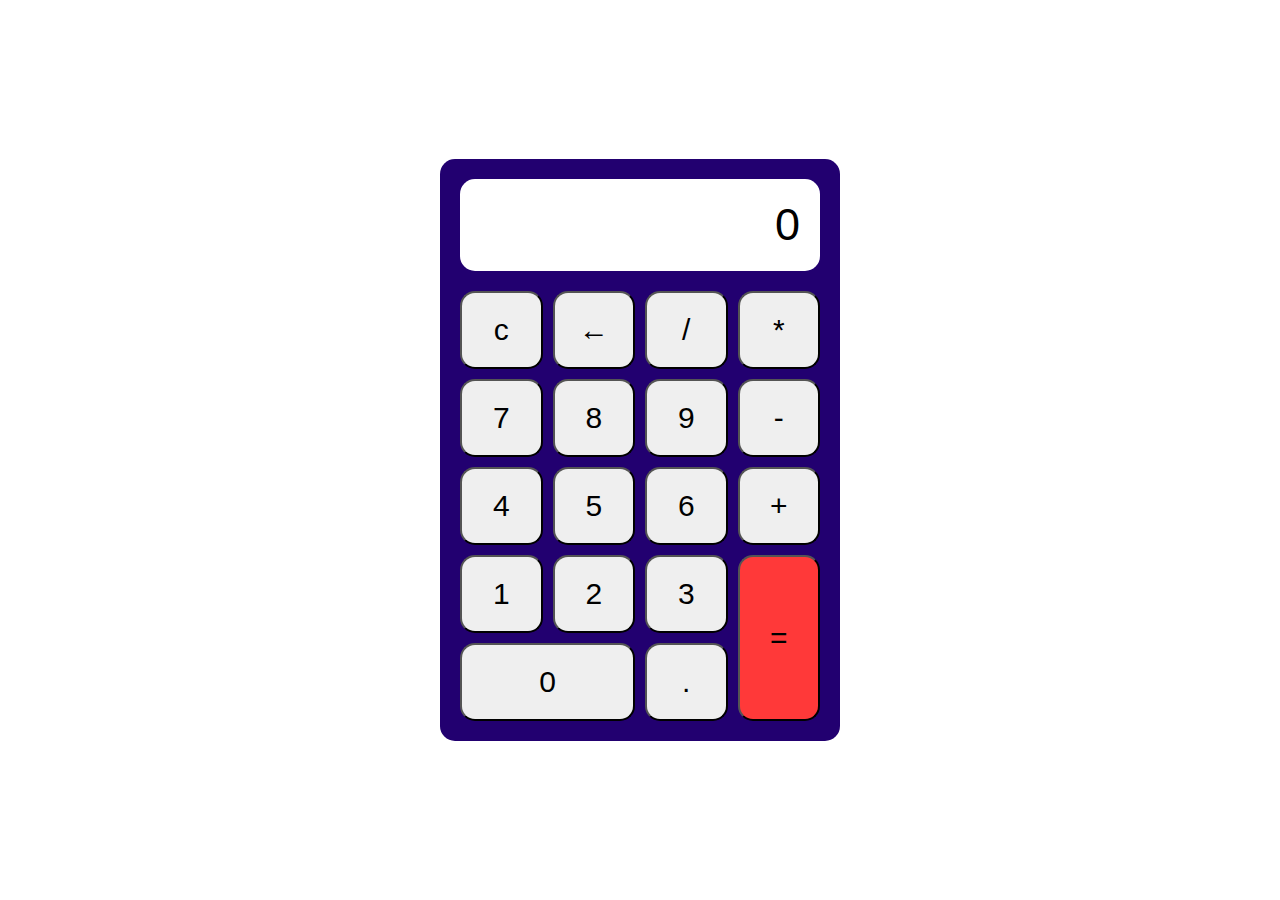
<file: index.html>
<!DOCTYPE html>
<html lang="es">
<head>
    <meta charset="UTF-8">
    <meta name="viewport" content="width=device-width, initial-scale=1.0">
    <title>Calculadora</title>
    <link rel="stylesheet" href="style.css">
</head>
<body>
    
    <div class="calculadora">
        <div class="pantalla">0</div>
        <button id="c" class="btn">c</button>
        <button id="borrar"  class="btn">←</button>
        <button class="btn">/</button>
        <button class="btn">*</button>
        <button class="btn">7</button>
        <button class="btn">8</button>
        <button class="btn">9</button>
        <button class="btn">-</button>
        <button class="btn">4</button>
        <button class="btn">5</button>
        <button class="btn">6</button>
        <button class="btn">+</button>
        <button class="btn">1</button>
        <button class="btn">2</button>
        <button class="btn">3</button>
        <button id="igual"  class="btn">=</button>
        <button id="cero"  class="btn">0</button>
        <button class="btn">.</button>
        

    </div>


    <script src="app.js"></script>
</body>
</html>
</file>
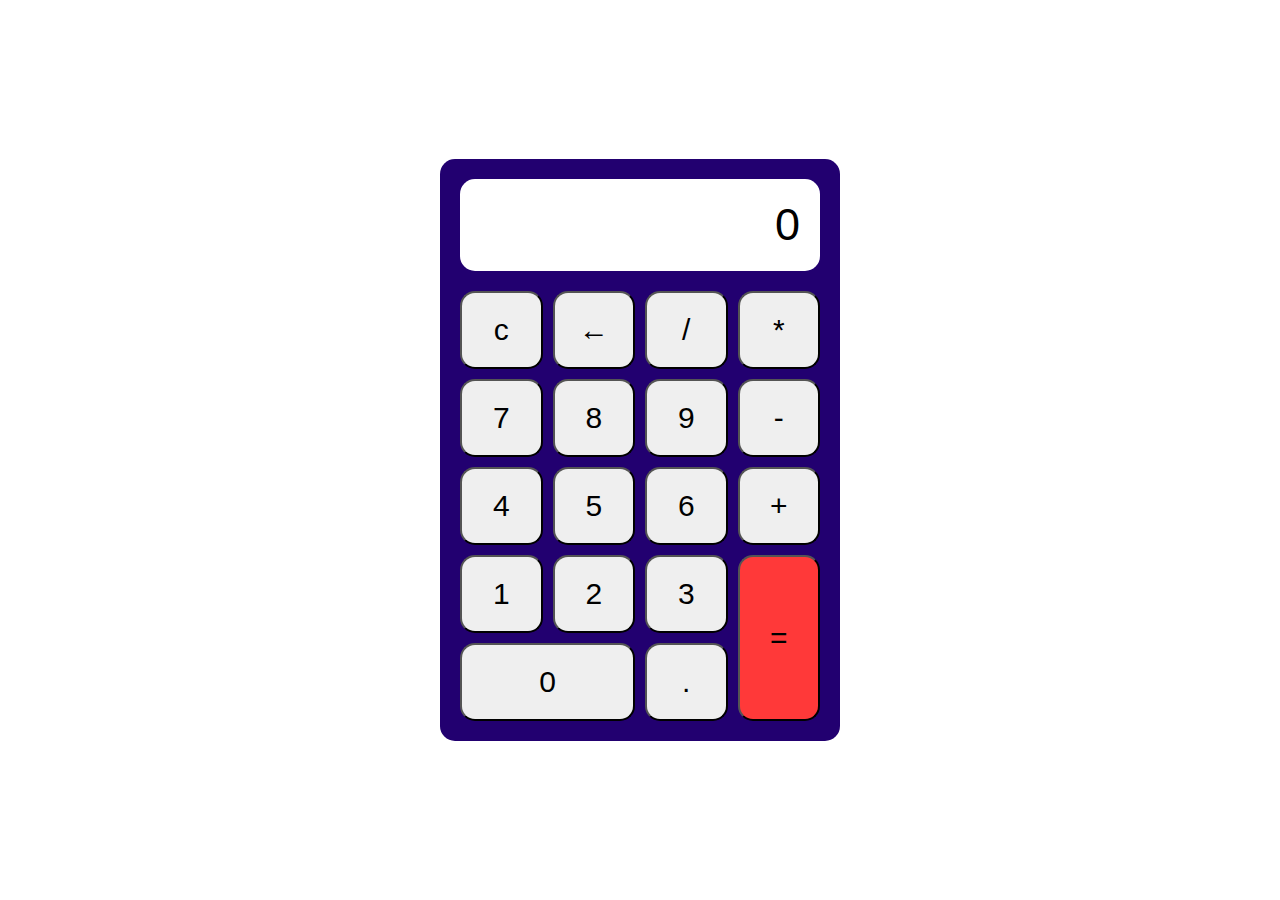
<file: calculadora.html>
<!DOCTYPE html>
<html lang="es">
<head>
    <meta charset="UTF-8">
    <meta name="viewport" content="width=device-width, initial-scale=1.0">
    <title>Calculadora</title>
    <link rel="stylesheet" href="./calculadora.css">
</head>
<body>
    
    <div class="calculadora">
        <div class="pantalla">0</div>
        <button id="c" class="btn">c</button>
        <button id="borrar"  class="btn">←</button>
        <button class="btn">/</button>
        <button class="btn">*</button>
        <button class="btn">7</button>
        <button class="btn">8</button>
        <button class="btn">9</button>
        <button class="btn">-</button>
        <button class="btn">4</button>
        <button class="btn">5</button>
        <button class="btn">6</button>
        <button class="btn">+</button>
        <button class="btn">1</button>
        <button class="btn">2</button>
        <button class="btn">3</button>
        <button id="igual"  class="btn">=</button>
        <button id="cero"  class="btn">0</button>
        <button class="btn">.</button>
        

    </div>


    <script src="calculadora.js"></script>
</body>
</html>
</file>
<file: style.css>
*{
    margin: 0;
    padding: 0;
    box-sizing: border-box;
    font-family: sans-serif;
}
body{
    min-height: 100vh;
    background-color: #ffffff;
    display: grid;
    place-items: center;
}

.calculadora{
    background-color: rgb(34, 0, 112);
    color:dark;
    display: grid;
    grid-template-columns: repeat(4,1fr);
    width: 400px;
    max-width: 100%;
    padding: 20px;
    border-radius: 15px;
    gap: 10px;
    
}
.pantalla{
    grid-column: 1/-1;
    background-color: #ffffff ;
    padding: 20px;
    font-size: 45px;
    text-align: right;
    border-radius: 15px;
    margin-bottom: 10px;
    font-weight: 500;
}
.btn{
    padding: 20px;
    border-radius: 15px;
    cursor: pointer;
    display: flex;
    justify-content: center;
    align-items: center;
}

.btn:hover{
    background-color: rgb(124, 124, 124);
}
#cero{
    grid-column: 1/3;
}
#igual{
    grid-row: span 2 ;
    background-color: rgb(255, 57, 57);

}
#igual:hover{
    background-color: rgb(255, 136, 136);

}
.btn{
    font-size: 30px;
}
</file>
<file: calculadora.css>
*{
    margin: 0;
    padding: 0;
    box-sizing: border-box;
    font-family: sans-serif;
}
body{
    min-height: 100vh;
    background-color: #ffffff;
    display: grid;
    place-items: center;
}

.calculadora{
    background-color: rgb(34, 0, 112);
    color:dark;
    display: grid;
    grid-template-columns: repeat(4,1fr);
    width: 400px;
    max-width: 100%;
    padding: 20px;
    border-radius: 15px;
    gap: 10px;
    
}
.pantalla{
    grid-column: 1/-1;
    background-color: #ffffff ;
    padding: 20px;
    font-size: 45px;
    text-align: right;
    border-radius: 15px;
    margin-bottom: 10px;
    font-weight: 500;
}
.btn{
    padding: 20px;
    border-radius: 15px;
    cursor: pointer;
    display: flex;
    justify-content: center;
    align-items: center;
}

.btn:hover{
    background-color: rgb(124, 124, 124);
}
#cero{
    grid-column: 1/3;
}
#igual{
    grid-row: span 2 ;
    background-color: rgb(255, 57, 57);

}
#igual:hover{
    background-color: rgb(255, 136, 136);

}
.btn{
    font-size: 30px;
}
</file>
